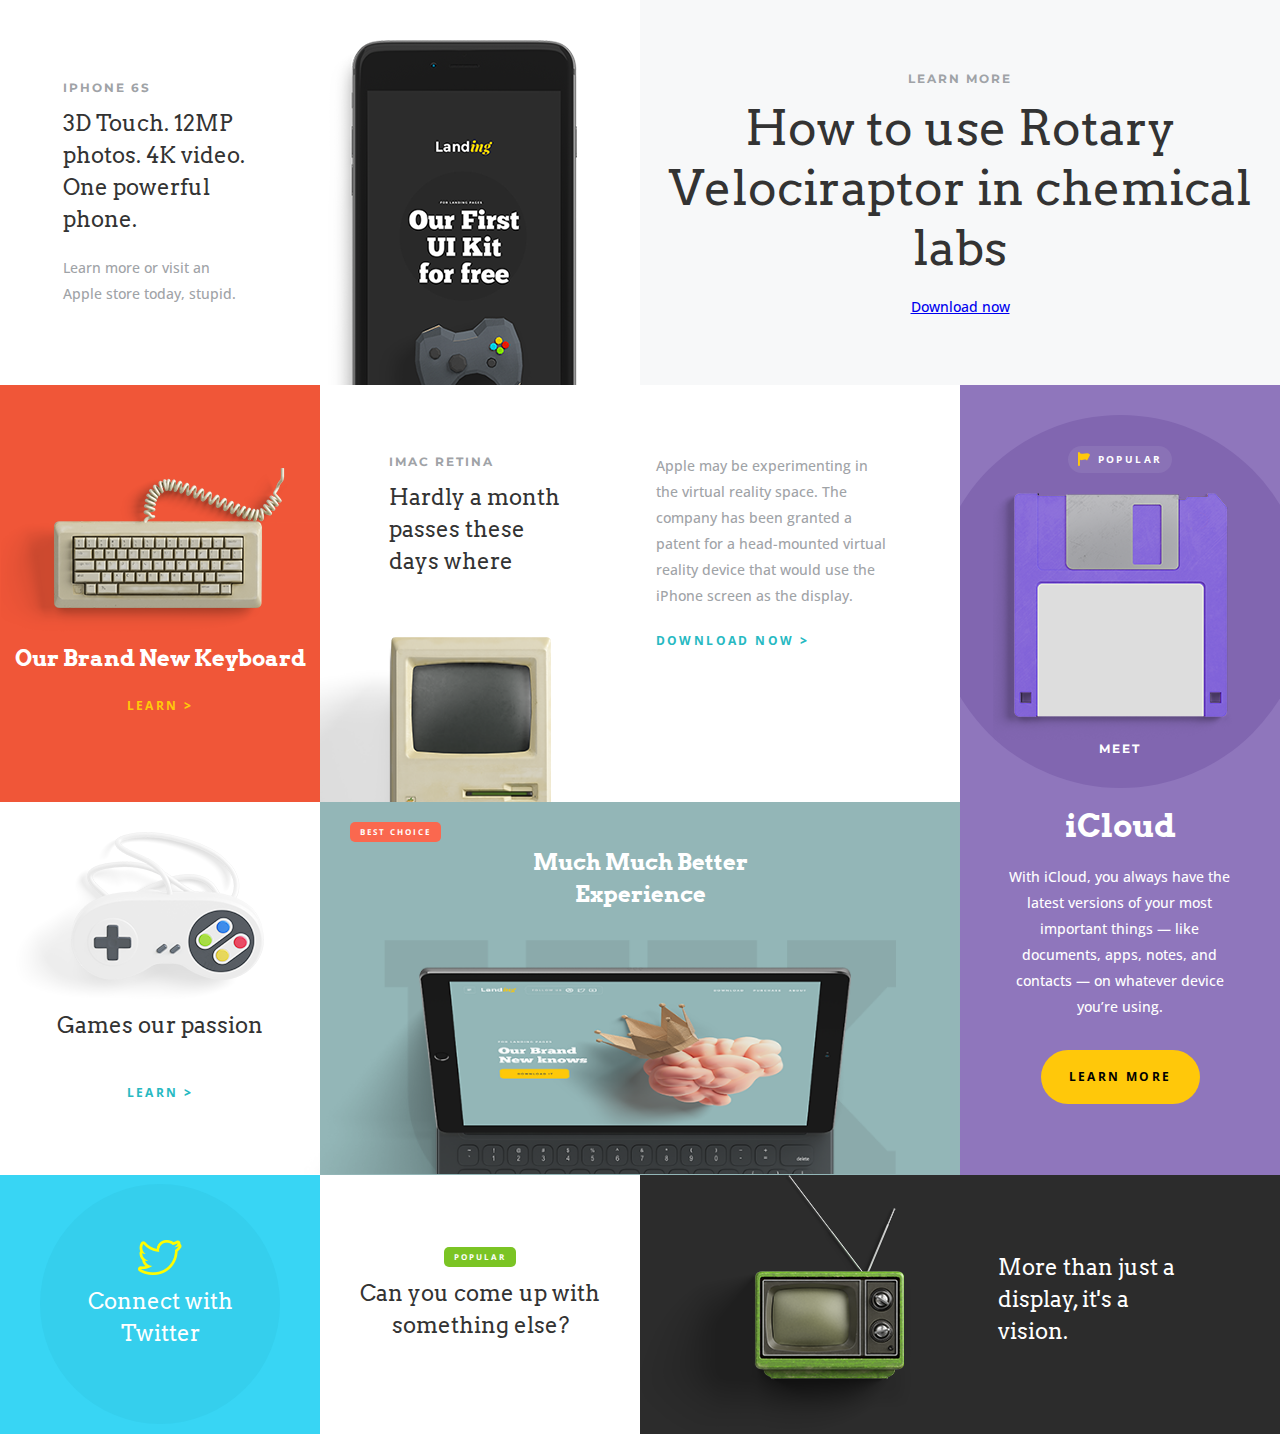
<file: web/index.html>
<html>
  <head>
    <title>css grid website</title>
    <link rel="stylesheet" type="text/css" href="style.css">
  <body>
    <div class="grid-container">
      <div class="item1">
        <div class="iphone-content">
            <p class="eyebrow">iPhone 6s</p>
            <h3 class="heading">3D Touch. 12MP photos. 4K video. One powerful phone.</h3>
            <p class="body-text">Learn more or visit an Apple store today, stupid.</p>
        </div>
        <img class="iphone-6s" src="../assets/images/iphone-6s.png" alt="iphone 6s" width="249" height="345">
      </div>
      <div class="item2">
        <div class="item2-content">
          <p class="eyebrow">learn more</p>
          <h1>How to use Rotary Velociraptor in chemical labs</h1>
          <a href="#">Download now</a>
        </div>
      </div>
      <div class="item3">
        <div class="item3-content">
          <img class="keyboard" src="../assets/images/keyboard.png" alt="a keyboard" width="319">
          <h3 class="heading heading--white heading--bold">Our Brand New Keyboard</h3>
          <a href="#" class="link--yellow">Learn
            <strong class="arrow">></strong>
          </a>
        </div>
      </div>
      <div class="item4">
        <div class="item4-primary-content">
          <p class="eyebrow">imac retina</p>
          <h3 class="heading">Hardly a month passes these days where</h3>
          <img class="imac" src="../assets/images/imac.png" alt="an old imac" width="231">
        </div>
        <div class="item4-secondary-content">
          <p class="body-text">Apple may be experimenting in the virtual reality space. The company has been granted a patent for a head-mounted virtual reality device that would use the iPhone screen as the display.</p>
          <a href="#" class="link--aqua">download now
            <strong class="arrow">></strong>
          </a>
        </div>
      </div>
      <div class="item5">
        <div class="circle circle--purple">
          <div class="text-block">
            <img class="yellow-flag" src="../assets/images/icon-yellow-flag.png" alt="yellow flag" width="12" height="14">
            <p class="block-tag-white">popular</p>
          </div>
          <img class="floppy" src="../assets/images/floppy-disk.png" alt="floppy disk" width="239">
          <p class="eyebrow-white">meet</p>
        </div>
        <h2>iCloud</h2>
        <div class="item5-body-text-block">
          <p class="body-text-white">With iCloud, you always have the latest versions of your most important things — like documents, apps, notes, and contacts — on whatever device you’re using.</p>
        </div>
        <a href="#" class="button">learn more</a>
      </div>
      <div class="item6">
        <img class="controller" src="../assets/images/controller.png" alt="a game controller" width="248">
        <h3 class="heading">Games our passion</h3>
        <a href="#" class="link--aqua">learn
          <strong class="arrow">></strong>
        </a>
      </div>
      <div class="item7">
        <div class="small-tag small-tag--red">best choice</div>
        <div class=item7-content>
          <h3 class="heading heading--white heading--bold">Much Much Better Experience</h3>
        </div>
        <img class="tablet" src="../assets/images/tablet.png" alt="a tablet" width="248">
      </div>
      <div class="item8">
        <div class="circle circle--blue">
          <img class="twitter" src="../assets/images/icon-twitter.png" alt="twitter icon" width="44" height="35">
          <h3 class="heading heading--white">Connect with Twitter</h3>
        </div>
      </div>
      <div class="item9">
        <div class="small-tag small-tag--green">popular</div>
        <div class="item9-content">
          <h3 class="heading">Can you come up with something else?</h3>
        </div>
      </div>
      <div class="item10">
        <img class="tv" src="../assets/images/tv.png" alt="an old tv" width="271">
        <div class="item10-content">
          <h3 class="heading heading--white">More than just a display, it's a vision.</h3>
        </div>
      </div>
    </div>
  </body>
  </head>
</html>
</file>
<file: web/style.css>
@import url('https://fonts.googleapis.com/css?family=Arvo%7CMontserrat%7COpen+Sans');

body {
  font-family: Open sans, Helvetica, sans-serif;
  font-size: 14px;
  font-weight: 500;
  line-height: 18px;
  color: #9fa3a7;
  margin: 0px;
  padding: 0px;
}

.grid-container {
  display: grid;
  grid-template-columns: repeat(4, 25%);
  grid-template-rows: auto auto auto auto;
  align-content: center;
}

.item1 {
  grid-column: 1 / 3;
  display: flex;
  justify-content: space-around;
  background-color: rgba(255, 255, 255, 1);
  padding: 0 4%;
  align-items: center;
}

.iphone-content {
  width: 32%;
}

.iphone-6s {
  display: inline-block;
  margin-top: 40px;
}

.item2 {
  grid-column: 3 / 5;
  display: flex;
  flex-direction: column;
  justify-content: space-around;
  background-color: rgba(247, 248, 249, 1);
}

.item2-content {
  display: flex;
  flex-direction: column;
  justify-content: space-around;
  text-align: center;
  padding: 0, 10%;
}

.item3 {
  background-color: rgba(240, 86, 56, 1);
  display: flex;
  flex-direction: column;
  justify-content: space-around;
}

.item3-content {
  text-align: center;
}

.keyboard {
  display: inline-block;
  max-width: 100%;
}

.item4 {
  grid-area: 2 / 2 / 2 / 4;
  background-color: rgba(255, 255, 255, 1);
  display: flex;
  overflow: hidden;
  padding: 68px 4% 0 4%;
  justify-content: space-around;
}

.item4-primary-content {
  display: flex;
  flex-direction: column;
  max-width: 180px;
}

img.imac {
  position: relative;
  left: -160%;
  width: 250%;
  max-width: none;
  margin-top: 40px;
}

.item4-secondary-content {
  display: flex;
  flex-direction: column;
  width: 40%;
}

.item5 {
  grid-area: 2 / 4 / 4 / 4;
  background-color: rgba(143, 118, 188, 1);
  display: flex;
  flex-direction: column;
  align-items: center;
  justify-content: center;
  padding: 30px 5% 70px 5%;
  overflow: hidden;
  text-align: center;
}

.circle {
  width: 373px;
  height: 373px;
  display: flex;
  flex-direction: column;
  align-items: center;
  justify-content: center;
  border-radius: 200px;
}

.circle--purple {
  background-color: #8166b0;
}

.text-block {
  display: flex;
  flex-direction: row;
  width: max-content;
  align-items: center;
  padding: 0 10px;
  border-radius: 60px;
  background-color: hsla(0, 0%, 100%, .08);
}

img.yellow-flag {
  margin-right: 8px;
}

img.floppy {
  position: relative;
  left: -8px;
  margin-top: 20px;
}

.item5-body-text-block {
  width: 80%;
  max-width: 290px;
}

.item6 {
  background-color: rgba(255, 255, 255, 1);
  display: flex;
  flex-direction: column;
  align-items: center;
  justify-content: center;
  padding: 30px 5% 70px 5%;
  text-align: center;
}

img.controller {
  position: relative;
  left: -7%;
}

.item7 {
  grid-area: 3 / 2 / 3 / 4;
  background-color: rgba(147, 182, 183, 1);
  background-image: url("../assets/images/ux-big-text.png");
  background-position: 50% 100%;
  background-size: 80%;
  background-repeat: no-repeat;
  position: relative;
  display: flex;
  flex-direction: column;
  align-items: center;
  text-align: center;
}

.small-tag {
  font-family: Open Sans, Helvetica, sans-serif;
  font-weight: 700;
  font-size: 8px;
  color: #fff;
  line-height: 20px;
  letter-spacing: 2px;
  text-transform: uppercase;
  padding: 0 10px;
  border-radius: 5px;
}

.small-tag--red {
  position: absolute;
  left: 30px;
  top: 20px;
  background-color: #fa684f;
}

.item7-content {
  display: block;
  max-width: 280px;
  margin: auto;
  padding-top: 31px;
  padding-bottom: 31px;
}

img.tablet {
  position: relative;
  left: -12%;
  width: 90%;
}

.item8 {
  background-color: rgba(56, 213, 244, 1);
  display: flex;
  justify-content: center;
  align-items: center;
  overflow: hidden;
}

.circle--blue {
  background-color: #35cfed;
  width: 240px;
  height: 240px;
  display: flex;
  flex-direction: column;
  align-items: center;
  justify-content: center;
  border-radius: 50%;
  text-align: center;
  padding: 0 34px;
  box-sizing: border-box;
}

.item9 {
  background-color: rgba(255, 255, 255, 1);
  display: flex;
  flex-direction: column;
  justify-content: center;
  align-items: center;
}

.item9-content {
  width: 90%;
  text-align: center;
}

.small-tag--green {
  background-color: #7bc424;
}

.item10 {
  grid-area: 4 / 3 / 4 / 5;
  background-color: rgba(44, 44, 44, 1);
  display: flex;
  flex-direction: row;
  align-items: center;
  justify-content: center;
  padding: 0 5%;
  overflow: hidden;
}

img.tv {
  position: relative;
  left: -15%;
}

.item10-content {
  width: 34%;
}

p.eyebrow {
  display: block;
  font-family: Montserrat, Helvetica, sans-serif;
  font-weight: 700;
  font-size: 12px;
  text-transform: uppercase;
  letter-spacing: 2px;
  color: #9fa3a7;
  margin: 0px 0px 0px 0px;
}

p.eyebrow-white {
  display: block;
  font-family: Montserrat, Helvetica, sans-serif;
  font-weight: 700;
  font-size: 12px;
  text-transform: uppercase;
  letter-spacing: 2px;
  color: #fff;
  margin: 0px 0px 0px 0px;
}

p.block-tag-white {
  font-family: Open sans, Helvetica, sans-serif;
  font-size: 10px;
  line-height: 23px;
  font-weight: 700;
  text-transform: uppercase;
  color: #fff;
  letter-spacing: 2.4px;
  margin: 2px 0px;
}

p.body-text {
  display: block;
  font-family: Open sans, Helvetica, sans-serif;
  font-size: 14px;
  font-weight: 500;
  line-height: 26px;
  color: #9fa3a7;
  margin: 0px;
  padding: 0px;
}

p.body-text-white {
  display: block;
  font-family: Open sans, Helvetica, sans-serif;
  font-size: 14px;
  font-weight: 500;
  line-height: 26px;
  color: #fff;
  margin: 0px;
  padding: 0px;
}

h1 {
  display: block;
  font-family: Arvo, Helvetica, sans-serif;
  font-weight: 400;
  font-size: 48px;
  line-height: 60px;
  color: #333;
  margin: 10px 0px 20px 0px;
}

h2 {
  display: block;
  font-family: Arvo, Helvetica, sans-serif;
  font-weight: 700;
  font-size: 32px;
  line-height: 36px;
  color: #fff;
  margin: 20px 0px 20px 0px;
}

h3.heading {
  display: block;
  font-family: Arvo, Helvetica, sans-serif;
  font-weight: 400;
  font-family: Arvo, sans-serif;
  font-size: 22px;
  line-height: 32px;
  color: #333;
  margin: 10px 0px 20px 0px;
}

h3.heading--white {
  color: #fff;
}

h3.heading--bold {
  font-weight: 700;
}

a {
  display: block;
  font-family: Open sans, Helvetica, sans-serif;
  font-size: 14px;
  font-weight: 500;
  line-height: 26px
  color: #27b9c2;
}

a.link--yellow {
  display: block;
  font-family: Open sans, Helvetica, sans-serif;
  font-size: 12px;
  font-weight: 700;
  letter-spacing: 2.4px;
  line-height: 24px;
  text-transform: uppercase;
  text-decoration: none;
  color: #ffc80a;
}

a.link--aqua {
  display: block;
  font-family: Open sans, Helvetica, sans-serif;
  font-size: 12px;
  font-weight: 700;
  letter-spacing: 2.4px;
  line-height: 24px;
  text-transform: uppercase;
  text-decoration: none;
  margin-top: 20px;
  color: #27b9c2;
}

a.button {
  margin-top: 30px;
  padding: 14px 28px;
  border-radius: 50px;
  background-color: #ffc80a;
  color: #000;
  font-size: 12px;
  font-weight: 700;
  line-height: 26px;
  letter-spacing: 2.4px;
  text-transform: uppercase;
  text-decoration: none;
  width: max-content;
}

@media only screen and (max-width: 991px) {
  body {
   font-family: Helvetica, sans-serif;
   font-size: 14px;
   font-weight: 500;
   line-height: 18px;
   color: #000;
   margin: 0px;
   padding: 0px;
  }

  .grid-container {
    display: grid;
    grid-template-columns: 50% 50%;
    grid-template-rows: auto auto auto auto auto auto 200px 200px;
    align-content: center;
  }

  .item1 {
    grid-area: 2 / 1 / 2 / 3;
    display: flex;
    justify-content: space-around;
    background-color: rgba(255, 255, 255, 1);
    padding: 0 4%;
    align-items: center;
  }

   .iphone-content {
     width: 32%;
  }

  .iphone-6s {
    display: inline-block;
    margin-top: 40px;
  }

  .item2 {
    grid-area: 1 / 1 / 1 / 3;
    display: flex;
    flex-direction: column;
    justify-content: space-around;
    padding: 50 0;
    align-items: center;
    background-color: rgba(247, 248, 249, 1);
  }

  .item2-content {
    max-width: 550px;
    text-align: center;
  }

  .item3 {
    grid-area: 3 / 1 / 3 / 2;
    background-color: rgba(240, 86, 56, 1);
  }

  .item4 {
    grid-area: 4 / 1 / 4 / 3;
    background-color: rgba(255, 255, 255, 1);
  }

  .item5 {
    grid-area: 5 / 2 / 7 / 2;
    background-color: rgba(143, 118, 188, 1);
  }

  .item6 {
    grid-area: 3 / 2 / 3 / 3;
    background-color: rgba(247, 248, 249, 1);
  }

  .item7 {
    grid-area: 6 / 1 / 6 / 2;
    background-color: rgba(147, 182, 183, 1);
  }

  .item8 {
    grid-area: 5 / 1 / 5 / 2;
    background-color: rgba(56, 213, 244, 1);
  }

  .item9 {
    grid-area: 7 / 1 / 7 / 3;
    background-color: rgba(255, 255, 255, 1);
  }

  .item10 {
    grid-area: 8 / 1 / 8 / 3;
    background-color: rgba(44, 44, 44, 1);
  }

  h1 {
    display: block;
    font-family: Arvo, Helvetica, sans-serif;
    font-weight: 400;
    font-size: 35px;
    line-height: 49px;
    color: #333;
    margin: 10px 0px 20px 0px;
  }

}

@media only screen and (max-width: 479px) {
  body {
   font-family: Helvetica, sans-serif;
   font-size: 14px;
   font-weight: 500;
   line-height: 18px;
   color: #000;
   margin: 0px;
   padding: 0px;
  }

  .grid-container {
    display: grid;
    grid-template-columns: 100%;
    grid-template-rows: auto auto auto auto auto auto auto auto auto auto;
    align-content: center;
  }

  .item1 {
    grid-area: 2 / 1 / 2 / 1;
    display: flex;
    -webkit-box-orient: vertical;
    -webkit-box-direction: normal;
    justify-content: space-around;
    flex-direction: column;
    background-color: rgba(255, 255, 255, 1);
    padding: 40px 4% 0 4%;
    align-items: center;
  }

   .iphone-content {
     width: 90%;
  }

  .iphone-6s {
    display: inline-block;
    margin-top: 40px;
  }

  .item2 {
    grid-area: 1 / 1 / 1 / 1;
    display: flex;
    flex-direction: column;
    justify-content: space-around;
    padding: 50 0;
    align-items: center;
    background-color: rgba(247, 248, 249, 1);
  }

  .item2-content {
    max-width: 550px;
    text-align: center;
  }

  .item3 {
    grid-area: 3 / 1 / 3 / 1;
    background-color: rgba(240, 86, 56, 1);
  }

  .item3-content {
    padding: 40px 0;
  }

  .item4 {
    grid-area: 5 / 1 / 5 / 1;
    background-color: rgba(255, 255, 255, 1);
    display: flex;
    flex-direction: column;
    overflow: hidden;
    padding: 68px 4% 50px 4%;
    justify-content: space-around;
  }

  .item4-primary-content {
    display: flex;
    flex-direction: column;
    width: 100%;
    max-width: none;
    margin-bottom: 34px;
  }

  img.imac {
    position: relative;
    left: -115%;
    width: 200%;
    max-width: none;
    margin-top: 40px;
  }

  .item4-secondary-content {
    display: flex;
    flex-direction: column;
    width: 100%;
  }

  .aqua-link {
    margin-top: 20px;
  }

  .item5 {
    grid-area: 8 / 1 / 9 / 1;
    background-color: rgba(143, 118, 188, 1);
  }

  .item6 {
    grid-area: 4 / 1 / 4 / 1;
    background-color: rgba(247, 248, 249, 1);
  }

  .item7 {
    grid-area: 7 / 1 / 7 / 1;
    background-color: rgba(147, 182, 183, 1);
    padding-top: 30px;
  }

  .item8 {
    grid-area: 6 / 1 / 6 / 1;
    background-color: rgba(56, 213, 244, 1);
  }

  .item9 {
    grid-area: 10 / 1 / 10 / 1;
    background-color: rgba(255, 255, 255, 1);
    padding: 30px 0;
  }

  .item10 {
    grid-area: 11 / 1 / 11 / 1;
    background-color: rgba(44, 44, 44, 1);
    flex-direction: column;
    text-align: center;
  }

  .item10-content {
    width: 100%;
  }
}
</file>
